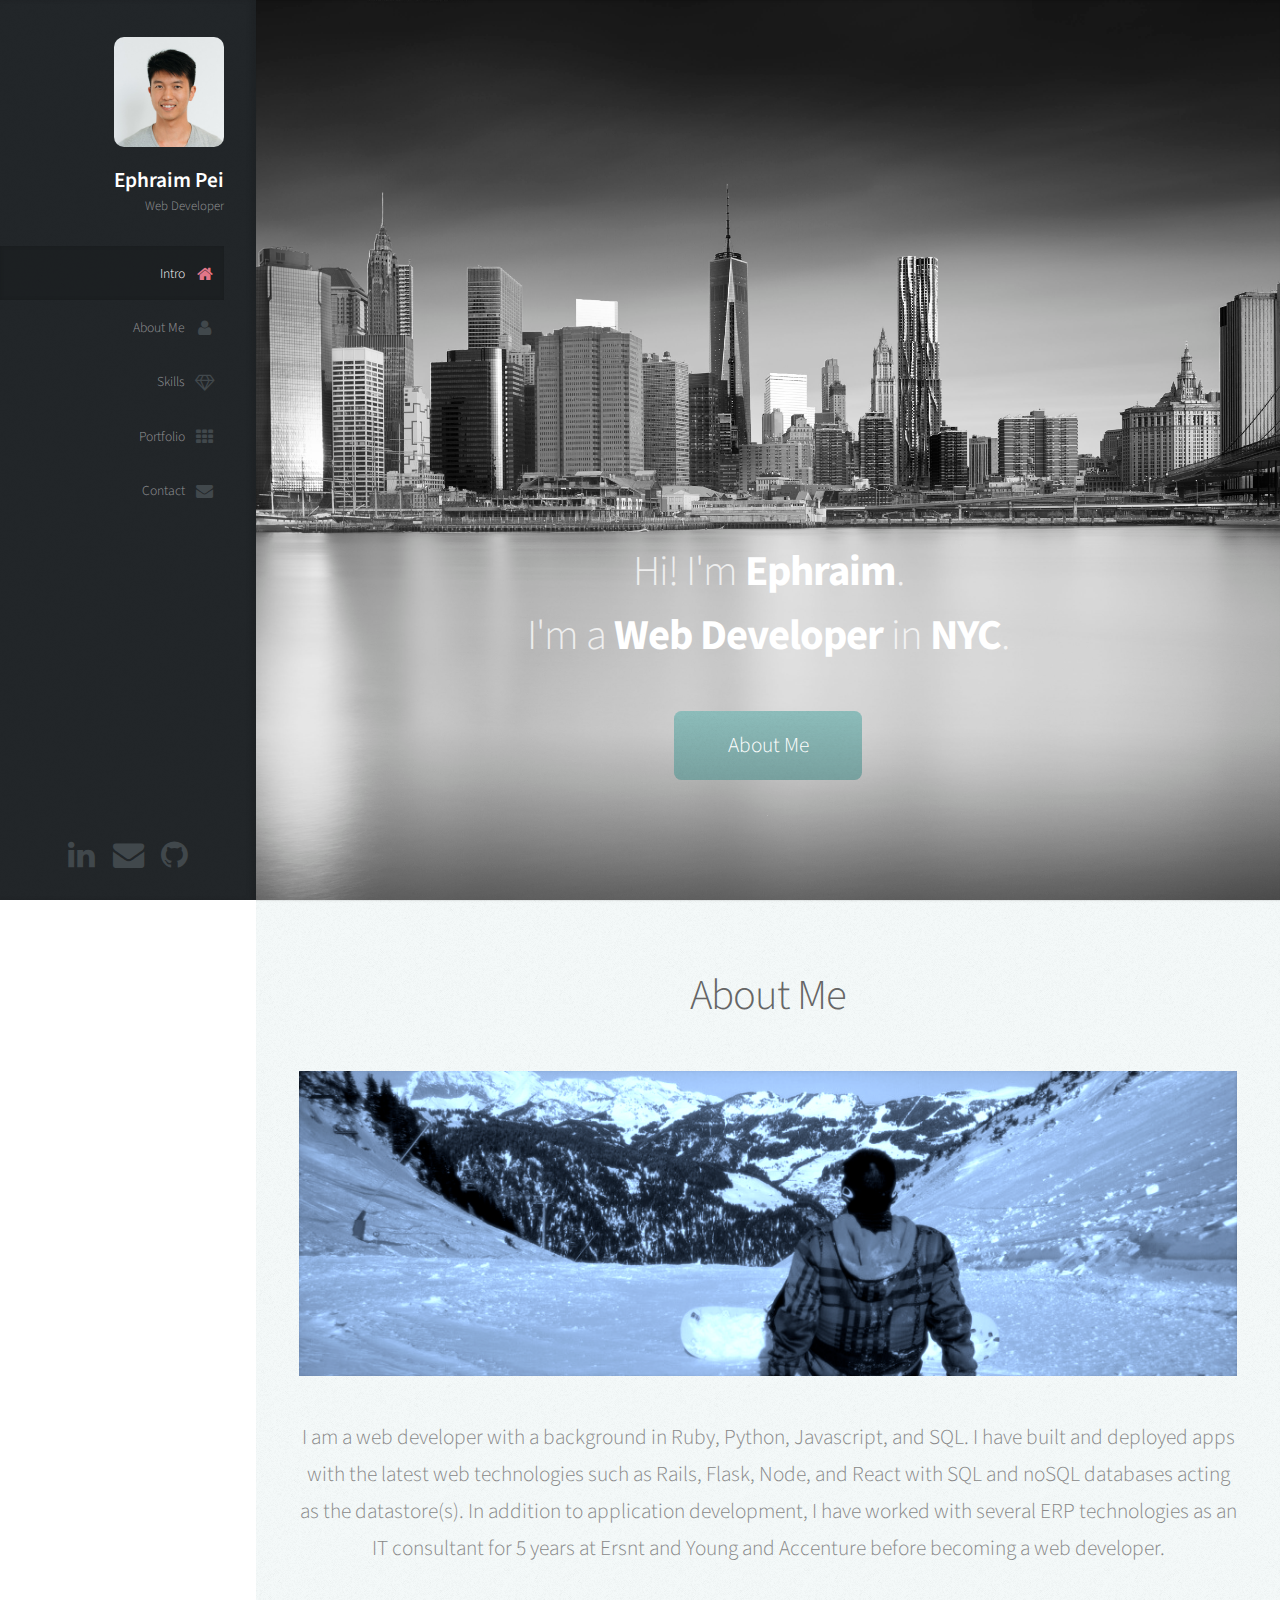
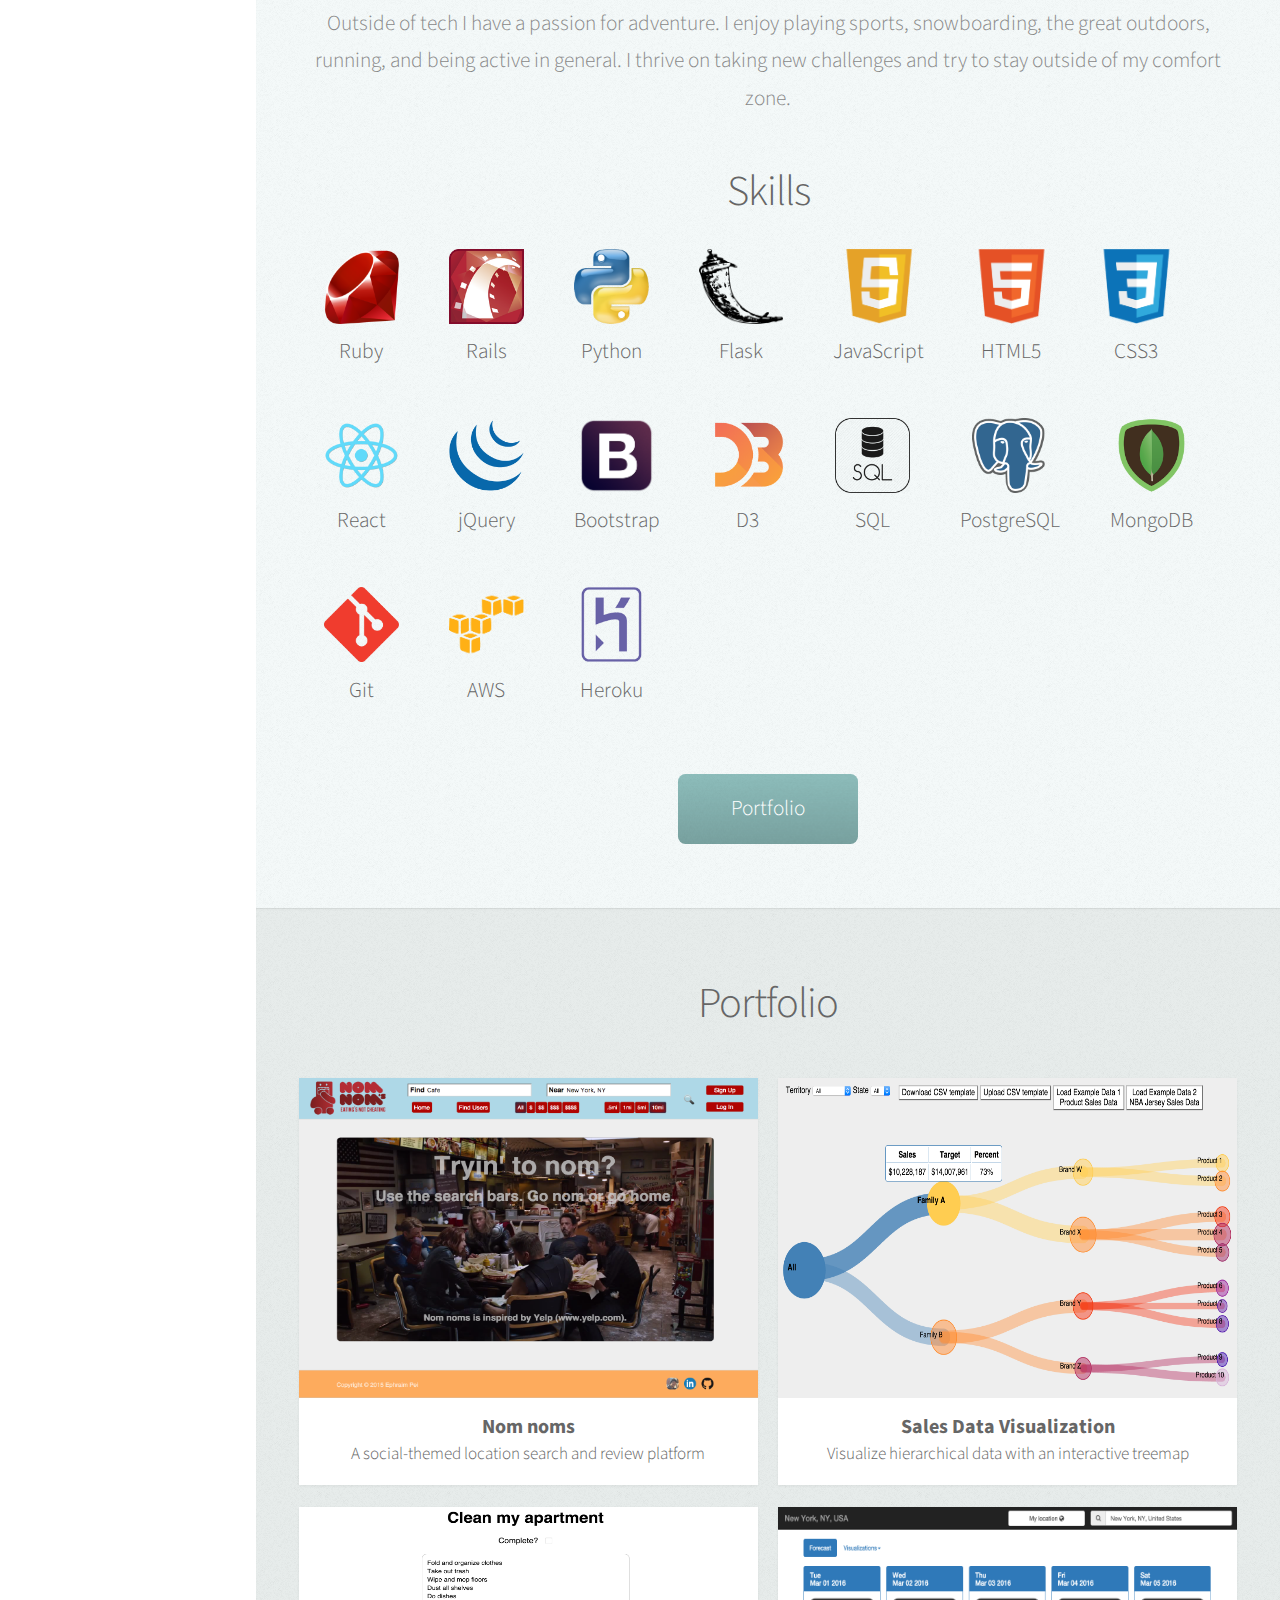
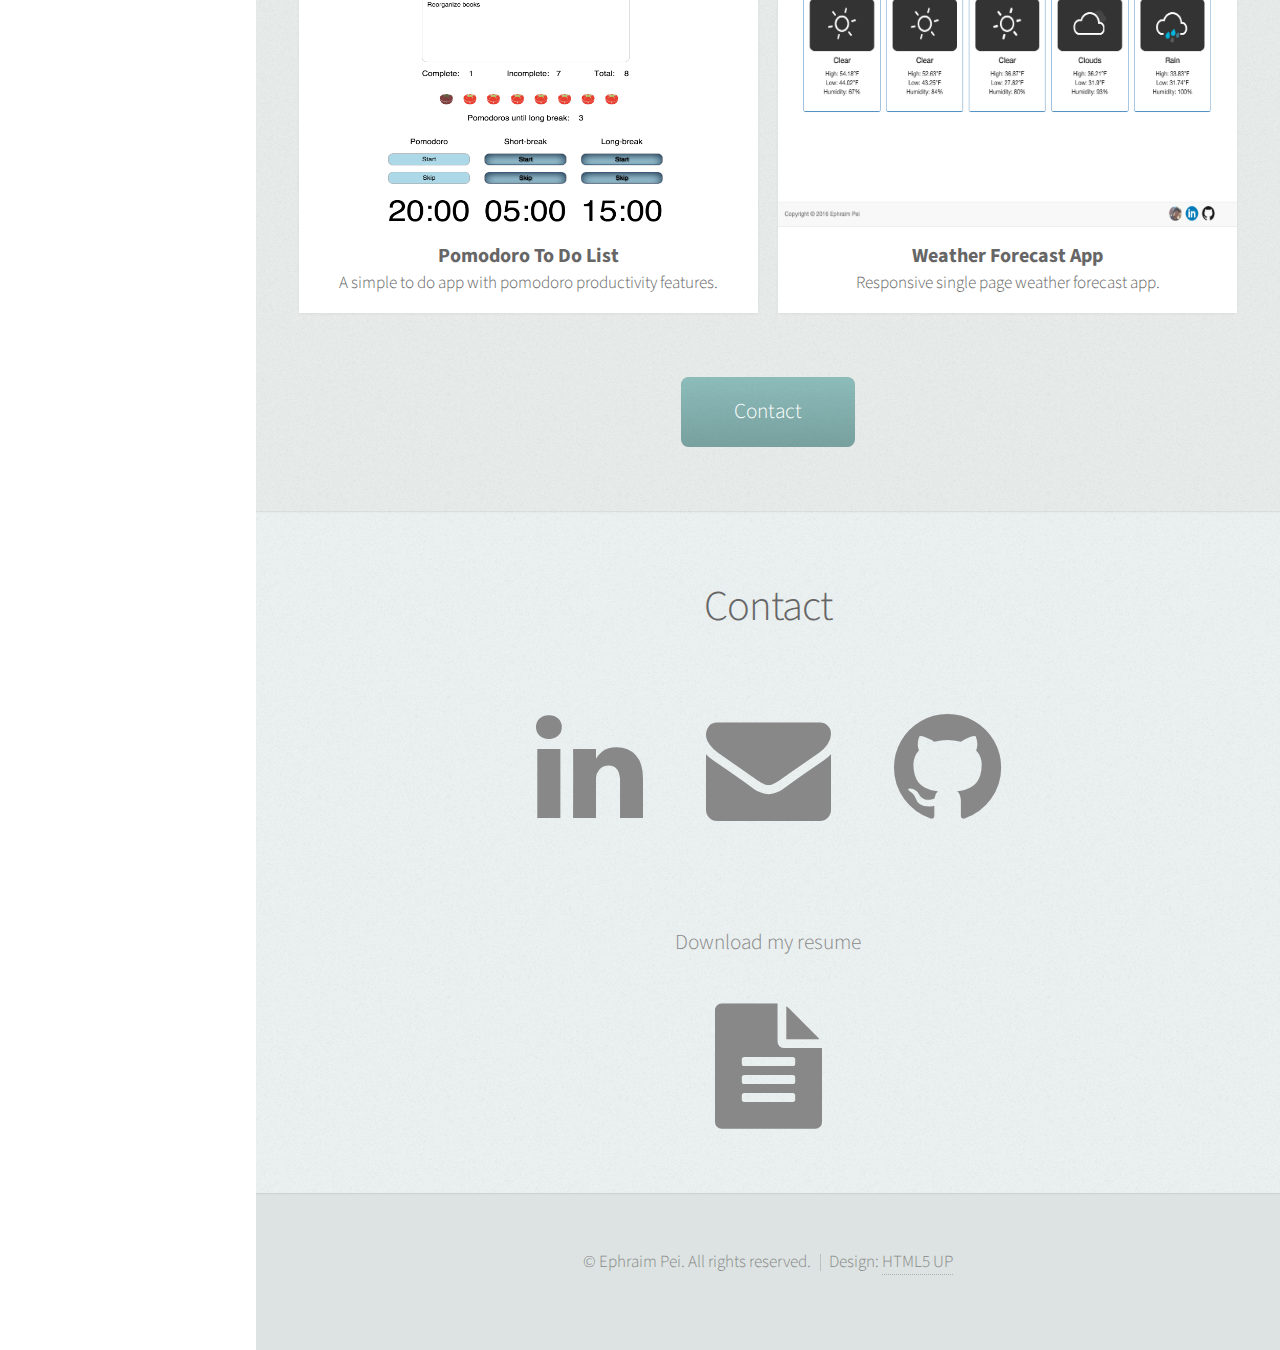
<file: index.html>
<!DOCTYPE HTML>
<!--
	Prologue by HTML5 UP
	html5up.net | @n33co
	Free for personal and commercial use under the CCA 3.0 license (html5up.net/license)
-->
<html>
	<head>
		<title>Ephraim Pei</title>
		<meta charset="utf-8" />
		<meta name="viewport" content="width=device-width, initial-scale=1" />
		<!--[if lte IE 8]><script src="assets/js/ie/html5shiv.js"></script><![endif]-->
		<link rel="stylesheet" href="assets/css/main.css" />
		<!--[if lte IE 8]><link rel="stylesheet" href="assets/css/ie8.css" /><![endif]-->
		<!--[if lte IE 9]><link rel="stylesheet" href="assets/css/ie9.css" /><![endif]-->
	</head>
	<body>

		<!-- Header -->
			<div id="header">

				<div class="top">

					<!-- Logo -->
						<div id="logo">
							<span class="image avatar48"><img src="images/avatar.jpg" alt="" /></span>
							<h1 id="title">Ephraim Pei</h1>
							<p>Web Developer</p>
						</div>

					<!-- Nav -->
						<nav id="nav">
							<!--

								Prologue's nav expects links in one of two formats:

								1. Hash link (scrolls to a different section within the page)

								   <li><a href="#foobar" id="foobar-link" class="icon fa-whatever-icon-you-want skel-layers-ignoreHref"><span class="label">Foobar</span></a></li>

								2. Standard link (sends the user to another page/site)

								   <li><a href="http://foobar.tld" id="foobar-link" class="icon fa-whatever-icon-you-want"><span class="label">Foobar</span></a></li>

							-->
							<ul>
								<li><a href="#top" id="top-link" class="skel-layers-ignoreHref"><span class="icon fa-home">Intro</span></a></li>
								<li><a href="#about" id="about-link" class="skel-layers-ignoreHref"><span class="icon fa-user">About Me</span></a></li>
								<li><a href="#skills" id="skills-link" class="skel-layers-ignoreHref"><span class="icon fa-diamond">Skills</span></a></li>
								<li><a href="#portfolio" id="portfolio-link" class="skel-layers-ignoreHref"><span class="icon fa-th">Portfolio</span></a></li>
								<li><a href="#contact" id="contact-link" class="skel-layers-ignoreHref"><span class="icon fa-envelope">Contact</span></a></li>
							</ul>
						</nav>

				</div>

				<div class="bottom">

					<!-- Social Icons -->
						<ul class="icons">
							<li><a href="https://www.linkedin.com/in/ephraimpei" class="icon fa-linkedin"><span class="label">LinkedIn</span></a></li>
							<li><a href="mailto:ephraimpei@gmail.com" class="icon fa-envelope"><span class="label">Email</span></a></li>
							<li><a href="https://github.com/ephraimpei" class="icon fa-github"><span class="label">Github</span></a></li>
						</ul>

				</div>

			</div>

		<!-- Main -->
			<div id="main">

				<!-- Intro -->
					<section id="top" class="one dark cover">
						<div class="container">

							<header>
								<h2 class="alt">Hi! I'm <strong>Ephraim</strong>.</h2>
								<h2 class="alt">I'm a <strong>Web Developer</strong> in <strong>NYC</strong>.</h2>
							</header>

							<footer>
								<a href="#about" class="button scrolly">About Me</a>
							</footer>

						</div>
					</section>

					<!-- About Me -->
						<section id="about" class="two">
							<div class="container">

								<header>
									<h2>About Me</h2>
								</header>

								<figure class="image featured"><img src="images/about_me.png" alt="" /></figure>

								<p>I am a web developer with a background in Ruby, Python, Javascript, and SQL.  I have built and deployed apps with the latest web technologies such as Rails, Flask, Node, and React with SQL and noSQL databases acting as the datastore(s). In addition to application development, I have worked with several ERP technologies as an IT consultant for 5 years at Ersnt and Young and Accenture before becoming a web developer.<br><br>

								Outside of tech I have a passion for adventure. I enjoy playing sports, snowboarding, the great outdoors, running, and being active in general. I thrive on taking new challenges and try to stay outside of my comfort zone.</p>

								<h2 id="skills">Skills</h2>

								<ul class="skills-icons group">
									<li>
										<img src="images/skills/ruby.png"/>
										<h3>Ruby</h3>
									</li>

									<li>
										<img src="images/skills/rails.png"/>
										<h3>Rails</h3>
									</li>

									<li>
										<img src="images/skills/python.png"/>
										<h3>Python</h3>
									</li>

									<li>
										<img src="images/skills/flask.png"/>
										<h3>Flask</h3>
									</li>

									<li>
										<img src="images/skills/javascript.png"/>
										<h3>JavaScript</h3>
									</li>

									<li>
										<img src="images/skills/html5.png"/>
										<h3>HTML5</h3>
									</li>

									<li>
										<img src="images/skills/css3.png"/>
										<h3>CSS3</h3>
									</li>

									<li>
										<img src="images/skills/react.png"/>
										<h3>React</h3>
									</li>

									<li>
										<img src="images/skills/jquery.png"/>
										<h3>jQuery</h3>
									</li>

									<li>
										<img src="images/skills/bootstrap.png"/>
										<h3>Bootstrap</h3>
									</li>

									<li>
										<img src="images/skills/d3.png"/>
										<h3>D3</h3>
									</li>

									<li>
										<img src="images/skills/sql.png"/>
										<h3>SQL</h3>
									</li>

									<li>
										<img src="images/skills/postgresql.png"/>
										<h3>PostgreSQL</h3>
									</li>

									<li>
										<img src="images/skills/mongodb.png"/>
										<h3>MongoDB</h3>
									</li>

									<li>
										<img src="images/skills/git.png"/>
										<h3>Git</h3>
									</li>

									<li>
										<img src="images/skills/aws.png"/>
										<h3>AWS</h3>
									</li>

									<li>
										<img src="images/skills/heroku.png"/>
										<h3>Heroku</h3>
									</li>
								</ul>
							</div>

							<footer>
								<a href="#portfolio" class="button scrolly">Portfolio</a>
							</footer>
						</section>

				<!-- Portfolio -->
					<section id="portfolio" class="four">
						<div class="container">

							<header>
								<h2>Portfolio</h2>
							</header>

							<div class="row">
								<div class="4u 12u$(mobile)">
									<article id="portfolio-app" class="item">
										<div class="portfolio-app-wrapper">

											<img class="image fit" src="images/nom-noms.jpg" alt=""/>

											<div class="portfolio-app-options">
												<a href="http://www.feed-the-noms.com" class="button">Live</a>
												<a href="https://github.com/ephraimpei/nom-noms" class="button">Github</a>
											</div>

										</div>

										<header>
											<h3>
												<a class="portfolio-app-link" href="http://www.feed-the-noms.com">Nom noms</a>
												<p>A social-themed location search and review platform</p>
											</h3>
										</header>
									</article>
								</div>

								<div class="4u 12u$(mobile)">
									<article id="portfolio-app" class="item">
										<div class="portfolio-app-wrapper">
											<img class="image fit" src="images/sales-data-viz.png" alt=""/>

											<div class="portfolio-app-options">
												<a href="https://sales-data-visualization.herokuapp.com" class="button">Live</a>
												<a href="https://github.com/ephraimpei/sales-data-visualization" class="button">Github</a>
											</div>
										</div>
										<header>
											<h3>
												<a class="portfolio-app-link" href="https://sales-data-visualization.herokuapp.com">Sales Data Visualization</a>
												<p>Visualize hierarchical data with an interactive treemap</p>
											</h3>
										</header>
									</article>
								</div>
							</div>

							<div class="row">
								<div class="4u 12u$(mobile)">
									<article id="portfolio-app" class="item">
										<div class="portfolio-app-wrapper">
											<img class="image fit" src="images/pomodoro.png" alt=""/>

											<div class="portfolio-app-options">
												<a href="http://pomodoro-to-do.herokuapp.com" class="button">Live</a>
												<a href="https://github.com/ephraimpei/pomodoro-to-do-app" class="button">Github</a>
											</div>
										</div>
										<header>
											<h3>
												<a class="portfolio-app-link" href="http://pomodoro-to-do.herokuapp.com">
													Pomodoro To Do List
												</a>
												<p>A simple to do app with pomodoro productivity features.</p>
											</h3>
										</header>
									</article>
								</div>

								<div class="4u 12u$(mobile)">
									<article id="portfolio-app" class="item">
										<div class="portfolio-app-wrapper">
											<img class="image fit" src="images/forecast-app.png" alt=""/>

											<div class="portfolio-app-options">
												<a href="http://ephraimpei-weather-forecast.herokuapp.com" class="button">Live</a>
												<a href="https://github.com/ephraimpei/weather-forecast" class="button">Github</a>
											</div>
										</div>
										<header>
											<h3>
												<a class="portfolio-app-link" href="http://ephraimpei-weather-forecast.herokuapp.com">
													Weather Forecast App
												</a>
												<p>Responsive single page weather forecast app.</p>
											</h3>
										</header>
									</article>
								</div>
							</div>

							<footer>
								<a href="#contact" class="button scrolly">Contact</a>
							</footer>

						</div>
					</section>

				<!-- Contact -->
					<section id="contact" class="three">
						<div class="container">

							<header>
								<h2>Contact</h2>
							</header>

							<ul class="icons">
								<li><a href="https://www.linkedin.com/in/ephraimpei" class="icon fa-linkedin"><span class="label">LinkedIn</span></a></li>
								<li><a href="mailto:ephraimpei@gmail.com" class="icon fa-envelope"><span class="label">Email</span></a></li>
								<li><a href="https://github.com/ephraimpei" class="icon fa-github"><span class="label">Github</span></a></li>
							</ul>

							<p>Download my resume</p>
							<a href="resume/EphraimPei-Resume.pdf" class="icon resume fa-file-text"></a>
						</div>
					</section>

			</div>

		<!-- Footer -->
			<div id="footer">

				<!-- Copyright -->
					<ul class="copyright">
						<li>&copy; Ephraim Pei. All rights reserved.</li><li>Design: <a href="http://html5up.net">HTML5 UP</a></li>
					</ul>

			</div>

		<!-- Scripts -->
			<script src="assets/js/jquery.min.js"></script>
			<script src="assets/js/jquery.scrolly.min.js"></script>
			<script src="assets/js/jquery.scrollzer.min.js"></script>
			<script src="assets/js/skel.min.js"></script>
			<script src="assets/js/util.js"></script>
			<!--[if lte IE 8]><script src="assets/js/ie/respond.min.js"></script><![endif]-->
			<script src="assets/js/main.js"></script>

	</body>
</html>
</file>
<file: assets/css/ie8.css>
/*
	Prologue by HTML5 UP
	html5up.net | @n33co
	Free for personal and commercial use under the CCA 3.0 license (html5up.net/license)
*/

/* Section/Article */

	section > .last-child, section.last-child, article > .last-child, article.last-child {
		margin-bottom: 0;
	}

/* Form */

	form input[type="text"],
	form input[type="email"],
	form input[type="password"],
	form select,
	form textarea {
		-ms-behavior: url("assets/js/ie/PIE.htc");
	}

/* Button */

	input[type="button"],
	input[type="submit"],
	input[type="reset"],
	button,
	.button {
		-ms-behavior: url("assets/js/ie/PIE.htc");
	}

/* Header */

	#nav ul li a {
		color: #888;
	}

		#nav ul li a.active {
			background: #1C2022;
		}

	#headerToggle .toggle {
		background-color: #888;
	}

/* Main */

	#main > section.cover {
		background-position: auto;
		-ms-behavior: url("assets/js/ie/backgroundsize.min.htc");
	}
</file>
<file: assets/css/ie9.css>
/*
	Prologue by HTML5 UP
	html5up.net | @n33co
	Free for personal and commercial use under the CCA 3.0 license (html5up.net/license)
*/

/* Button */

	input[type="button"],
	input[type="submit"],
	input[type="reset"],
	button,
	.button {
		background-image: url("images/ie/grad0-15.svg");
	}
</file>
<file: assets/css/main.css>
@import url("font-awesome.min.css");
@import url("http://fonts.googleapis.com/css?family=Source+Sans+Pro:300,300italic,400,600");

/*
	Prologue by HTML5 UP
	html5up.net | @n33co
	Free for personal and commercial use under the CCA 3.0 license (html5up.net/license)
*/

/* Reset */

	html, body, div, span, applet, object, iframe, h1, h2, h3, h4, h5, h6, p, blockquote, pre, a, abbr, acronym, address, big, cite, code, del, dfn, em, img, ins, kbd, q, s, samp, small, strike, strong, sub, sup, tt, var, b, u, i, center, dl, dt, dd, ol, ul, li, fieldset, form, label, legend, table, caption, tbody, tfoot, thead, tr, th, td, article, aside, canvas, details, embed, figure, figcaption, footer, header, hgroup, menu, nav, output, ruby, section, summary, time, mark, audio, video {
		margin: 0;
		padding: 0;
		border: 0;
		font-size: 100%;
		font: inherit;
		vertical-align: baseline;
	}

	article, aside, details, figcaption, figure, footer, header, hgroup, menu, nav, section {
		display: block;
	}

	body {
		line-height: 1;
	}

	ol, ul {
		list-style: none;
	}

	blockquote, q {
		quotes: none;
	}

	blockquote:before, blockquote:after, q:before, q:after {
		content: '';
		content: none;
	}

	table {
		border-collapse: collapse;
		border-spacing: 0;
	}

	body {
		-webkit-text-size-adjust: none;
	}

/* Box Model */

	*, *:before, *:after {
		-moz-box-sizing: border-box;
		-webkit-box-sizing: border-box;
		box-sizing: border-box;
	}

/* Containers */

	.container {
		margin-left: auto;
		margin-right: auto;
	}

	.container.\31 25\25 {
		width: 100%;
		max-width: 1750px;
		min-width: 1400px;
	}

	.container.\37 5\25 {
		width: 1050px;
	}

	.container.\35 0\25 {
		width: 700px;
	}

	.container.\32 5\25 {
		width: 350px;
	}

	.container {
		width: 1400px;
	}

	@media screen and (min-width: 961px) and (max-width: 1880px) {

		.container.\31 25\25 {
			width: 100%;
			max-width: 1500px;
			min-width: 1200px;
		}

		.container.\37 5\25 {
			width: 900px;
		}

		.container.\35 0\25 {
			width: 600px;
		}

		.container.\32 5\25 {
			width: 300px;
		}

		.container {
			width: 1200px;
		}

	}

	@media screen and (min-width: 961px) and (max-width: 1620px) {

		.container.\31 25\25 {
			width: 100%;
			max-width: 1200px;
			min-width: 960px;
		}

		.container.\37 5\25 {
			width: 720px;
		}

		.container.\35 0\25 {
			width: 480px;
		}

		.container.\32 5\25 {
			width: 240px;
		}

		.container {
			width: 960px;
		}

	}

	@media screen and (min-width: 961px) and (max-width: 1320px) {

		.container.\31 25\25 {
			width: 100%;
			max-width: 125%;
			min-width: 100%;
		}

		.container.\37 5\25 {
			width: 75%;
		}

		.container.\35 0\25 {
			width: 50%;
		}

		.container.\32 5\25 {
			width: 25%;
		}

		.container {
			width: 100%;
		}

	}

	@media screen and (max-width: 960px) {

		.container.\31 25\25 {
			width: 100%;
			max-width: 125%;
			min-width: 100%;
		}

		.container.\37 5\25 {
			width: 75%;
		}

		.container.\35 0\25 {
			width: 50%;
		}

		.container.\32 5\25 {
			width: 25%;
		}

		.container {
			width: 100%;
		}

	}

	@media screen and (max-width: 736px) {

		.container.\31 25\25 {
			width: 100%;
			max-width: 125%;
			min-width: 100%;
		}

		.container.\37 5\25 {
			width: 75%;
		}

		.container.\35 0\25 {
			width: 50%;
		}

		.container.\32 5\25 {
			width: 25%;
		}

		.container {
			width: 100% !important;
		}

	}

/* Grid */

	.row {
		border-bottom: solid 1px transparent;
		-moz-box-sizing: border-box;
		-webkit-box-sizing: border-box;
		box-sizing: border-box;
	}

	.row > * {
		float: left;
		-moz-box-sizing: border-box;
		-webkit-box-sizing: border-box;
		box-sizing: border-box;
	}

	.row:after, .row:before {
		content: '';
		display: block;
		clear: both;
		height: 0;
	}

	.row.uniform > * > :first-child {
		margin-top: 0;
	}

	.row.uniform > * > :last-child {
		margin-bottom: 0;
	}

	.row.\30 \25 > * {
		padding: 0px 0 0 0px;
	}

	.row.\30 \25 {
		margin: 0px 0 -1px 0px;
	}

	.row.uniform.\30 \25 > * {
		padding: 0px 0 0 0px;
	}

	.row.uniform.\30 \25 {
		margin: 0px 0 -1px 0px;
	}

	.row > * {
		padding: 40px 0 0 40px;
	}

	.row {
		margin: -40px 0 -1px -40px;
	}

	.row.uniform > * {
		padding: 40px 0 0 40px;
	}

	.row.uniform {
		margin: -40px 0 -1px -40px;
	}

	.row.\32 00\25 > * {
		padding: 80px 0 0 80px;
	}

	.row.\32 00\25 {
		margin: -80px 0 -1px -80px;
	}

	.row.uniform.\32 00\25 > * {
		padding: 80px 0 0 80px;
	}

	.row.uniform.\32 00\25 {
		margin: -80px 0 -1px -80px;
	}

	.row.\31 50\25 > * {
		padding: 60px 0 0 60px;
	}

	.row.\31 50\25 {
		margin: -60px 0 -1px -60px;
	}

	.row.uniform.\31 50\25 > * {
		padding: 60px 0 0 60px;
	}

	.row.uniform.\31 50\25 {
		margin: -60px 0 -1px -60px;
	}

	.row.\35 0\25 > * {
		padding: 20px 0 0 20px;
	}

	.row.\35 0\25 {
		margin: -20px 0 -1px -20px;
	}

	.row.uniform.\35 0\25 > * {
		padding: 20px 0 0 20px;
	}

	.row.uniform.\35 0\25 {
		margin: -20px 0 -1px -20px;
	}

	.row.\32 5\25 > * {
		padding: 10px 0 0 10px;
	}

	.row.\32 5\25 {
		margin: -10px 0 -1px -10px;
	}

	.row.uniform.\32 5\25 > * {
		padding: 10px 0 0 10px;
	}

	.row.uniform.\32 5\25 {
		margin: -10px 0 -1px -10px;
	}

	.\31 2u, .\31 2u\24 {
		width: 100%;
		clear: none;
		margin-left: 0;
	}

	.\31 1u, .\31 1u\24 {
		width: 91.6666666667%;
		clear: none;
		margin-left: 0;
	}

	.\31 0u, .\31 0u\24 {
		width: 83.3333333333%;
		clear: none;
		margin-left: 0;
	}

	.\39 u, .\39 u\24 {
		width: 75%;
		clear: none;
		margin-left: 0;
	}

	.\38 u, .\38 u\24 {
		width: 66.6666666667%;
		clear: none;
		margin-left: 0;
	}

	.\37 u, .\37 u\24 {
		width: 58.3333333333%;
		clear: none;
		margin-left: 0;
	}

	.\36 u, .\36 u\24 {
		width: 50%;
		clear: none;
		margin-left: 0;
	}

	.\35 u, .\35 u\24 {
		width: 41.6666666667%;
		clear: none;
		margin-left: 0;
	}

	.\34 u, .\34 u\24 {
		/*width: 33.3333333333%;*/
		width: 50%;
		clear: none;
		margin-left: 0;
	}

	.\33 u, .\33 u\24 {
		width: 25%;
		clear: none;
		margin-left: 0;
	}

	.\32 u, .\32 u\24 {
		width: 16.6666666667%;
		clear: none;
		margin-left: 0;
	}

	.\31 u, .\31 u\24 {
		width: 8.3333333333%;
		clear: none;
		margin-left: 0;
	}

	.\31 2u\24 + *,
	.\31 1u\24 + *,
	.\31 0u\24 + *,
	.\39 u\24 + *,
	.\38 u\24 + *,
	.\37 u\24 + *,
	.\36 u\24 + *,
	.\35 u\24 + *,
	.\34 u\24 + *,
	.\33 u\24 + *,
	.\32 u\24 + *,
	.\31 u\24 + * {
		clear: left;
	}

	.\-11u {
		margin-left: 91.66667%;
	}

	.\-10u {
		margin-left: 83.33333%;
	}

	.\-9u {
		margin-left: 75%;
	}

	.\-8u {
		margin-left: 66.66667%;
	}

	.\-7u {
		margin-left: 58.33333%;
	}

	.\-6u {
		margin-left: 50%;
	}

	.\-5u {
		margin-left: 41.66667%;
	}

	.\-4u {
		margin-left: 33.33333%;
	}

	.\-3u {
		margin-left: 25%;
	}

	.\-2u {
		margin-left: 16.66667%;
	}

	.\-1u {
		margin-left: 8.33333%;
	}

	@media screen and (min-width: 961px) and (max-width: 1880px) {

		.row > * {
			padding: 40px 0 0 40px;
		}

		.row {
			margin: -40px 0 -1px -40px;
		}

		.row.uniform > * {
			padding: 40px 0 0 40px;
		}

		.row.uniform {
			margin: -40px 0 -1px -40px;
		}

		.row.\32 00\25 > * {
			padding: 80px 0 0 80px;
		}

		.row.\32 00\25 {
			margin: -80px 0 -1px -80px;
		}

		.row.uniform.\32 00\25 > * {
			padding: 80px 0 0 80px;
		}

		.row.uniform.\32 00\25 {
			margin: -80px 0 -1px -80px;
		}

		.row.\31 50\25 > * {
			padding: 60px 0 0 60px;
		}

		.row.\31 50\25 {
			margin: -60px 0 -1px -60px;
		}

		.row.uniform.\31 50\25 > * {
			padding: 60px 0 0 60px;
		}

		.row.uniform.\31 50\25 {
			margin: -60px 0 -1px -60px;
		}

		.row.\35 0\25 > * {
			padding: 20px 0 0 20px;
		}

		.row.\35 0\25 {
			margin: -20px 0 -1px -20px;
		}

		.row.uniform.\35 0\25 > * {
			padding: 20px 0 0 20px;
		}

		.row.uniform.\35 0\25 {
			margin: -20px 0 -1px -20px;
		}

		.row.\32 5\25 > * {
			padding: 10px 0 0 10px;
		}

		.row.\32 5\25 {
			margin: -10px 0 -1px -10px;
		}

		.row.uniform.\32 5\25 > * {
			padding: 10px 0 0 10px;
		}

		.row.uniform.\32 5\25 {
			margin: -10px 0 -1px -10px;
		}

		.\31 2u\28wide\29, .\31 2u\24\28wide\29 {
			width: 100%;
			clear: none;
			margin-left: 0;
		}

		.\31 1u\28wide\29, .\31 1u\24\28wide\29 {
			width: 91.6666666667%;
			clear: none;
			margin-left: 0;
		}

		.\31 0u\28wide\29, .\31 0u\24\28wide\29 {
			width: 83.3333333333%;
			clear: none;
			margin-left: 0;
		}

		.\39 u\28wide\29, .\39 u\24\28wide\29 {
			width: 75%;
			clear: none;
			margin-left: 0;
		}

		.\38 u\28wide\29, .\38 u\24\28wide\29 {
			width: 66.6666666667%;
			clear: none;
			margin-left: 0;
		}

		.\37 u\28wide\29, .\37 u\24\28wide\29 {
			width: 58.3333333333%;
			clear: none;
			margin-left: 0;
		}

		.\36 u\28wide\29, .\36 u\24\28wide\29 {
			width: 50%;
			clear: none;
			margin-left: 0;
		}

		.\35 u\28wide\29, .\35 u\24\28wide\29 {
			width: 41.6666666667%;
			clear: none;
			margin-left: 0;
		}

		.\34 u\28wide\29, .\34 u\24\28wide\29 {
			width: 33.3333333333%;
			clear: none;
			margin-left: 0;
		}

		.\33 u\28wide\29, .\33 u\24\28wide\29 {
			width: 25%;
			clear: none;
			margin-left: 0;
		}

		.\32 u\28wide\29, .\32 u\24\28wide\29 {
			width: 16.6666666667%;
			clear: none;
			margin-left: 0;
		}

		.\31 u\28wide\29, .\31 u\24\28wide\29 {
			width: 8.3333333333%;
			clear: none;
			margin-left: 0;
		}

		.\31 2u\24\28wide\29 + *,
		.\31 1u\24\28wide\29 + *,
		.\31 0u\24\28wide\29 + *,
		.\39 u\24\28wide\29 + *,
		.\38 u\24\28wide\29 + *,
		.\37 u\24\28wide\29 + *,
		.\36 u\24\28wide\29 + *,
		.\35 u\24\28wide\29 + *,
		.\34 u\24\28wide\29 + *,
		.\33 u\24\28wide\29 + *,
		.\32 u\24\28wide\29 + *,
		.\31 u\24\28wide\29 + * {
			clear: left;
		}

		.\-11u\28wide\29 {
			margin-left: 91.66667%;
		}

		.\-10u\28wide\29 {
			margin-left: 83.33333%;
		}

		.\-9u\28wide\29 {
			margin-left: 75%;
		}

		.\-8u\28wide\29 {
			margin-left: 66.66667%;
		}

		.\-7u\28wide\29 {
			margin-left: 58.33333%;
		}

		.\-6u\28wide\29 {
			margin-left: 50%;
		}

		.\-5u\28wide\29 {
			margin-left: 41.66667%;
		}

		.\-4u\28wide\29 {
			margin-left: 33.33333%;
		}

		.\-3u\28wide\29 {
			margin-left: 25%;
		}

		.\-2u\28wide\29 {
			margin-left: 16.66667%;
		}

		.\-1u\28wide\29 {
			margin-left: 8.33333%;
		}

	}

	@media screen and (min-width: 961px) and (max-width: 1620px) {

		.row > * {
			padding: 40px 0 0 40px;
		}

		.row {
			margin: -40px 0 -1px -40px;
		}

		.row.uniform > * {
			padding: 40px 0 0 40px;
		}

		.row.uniform {
			margin: -40px 0 -1px -40px;
		}

		.row.\32 00\25 > * {
			padding: 80px 0 0 80px;
		}

		.row.\32 00\25 {
			margin: -80px 0 -1px -80px;
		}

		.row.uniform.\32 00\25 > * {
			padding: 80px 0 0 80px;
		}

		.row.uniform.\32 00\25 {
			margin: -80px 0 -1px -80px;
		}

		.row.\31 50\25 > * {
			padding: 60px 0 0 60px;
		}

		.row.\31 50\25 {
			margin: -60px 0 -1px -60px;
		}

		.row.uniform.\31 50\25 > * {
			padding: 60px 0 0 60px;
		}

		.row.uniform.\31 50\25 {
			margin: -60px 0 -1px -60px;
		}

		.row.\35 0\25 > * {
			padding: 20px 0 0 20px;
		}

		.row.\35 0\25 {
			margin: -20px 0 -1px -20px;
		}

		.row.uniform.\35 0\25 > * {
			padding: 20px 0 0 20px;
		}

		.row.uniform.\35 0\25 {
			margin: -20px 0 -1px -20px;
		}

		.row.\32 5\25 > * {
			padding: 10px 0 0 10px;
		}

		.row.\32 5\25 {
			margin: -10px 0 -1px -10px;
		}

		.row.uniform.\32 5\25 > * {
			padding: 10px 0 0 10px;
		}

		.row.uniform.\32 5\25 {
			margin: -10px 0 -1px -10px;
		}

		.\31 2u\28normal\29, .\31 2u\24\28normal\29 {
			width: 100%;
			clear: none;
			margin-left: 0;
		}

		.\31 1u\28normal\29, .\31 1u\24\28normal\29 {
			width: 91.6666666667%;
			clear: none;
			margin-left: 0;
		}

		.\31 0u\28normal\29, .\31 0u\24\28normal\29 {
			width: 83.3333333333%;
			clear: none;
			margin-left: 0;
		}

		.\39 u\28normal\29, .\39 u\24\28normal\29 {
			width: 75%;
			clear: none;
			margin-left: 0;
		}

		.\38 u\28normal\29, .\38 u\24\28normal\29 {
			width: 66.6666666667%;
			clear: none;
			margin-left: 0;
		}

		.\37 u\28normal\29, .\37 u\24\28normal\29 {
			width: 58.3333333333%;
			clear: none;
			margin-left: 0;
		}

		.\36 u\28normal\29, .\36 u\24\28normal\29 {
			width: 50%;
			clear: none;
			margin-left: 0;
		}

		.\35 u\28normal\29, .\35 u\24\28normal\29 {
			width: 41.6666666667%;
			clear: none;
			margin-left: 0;
		}

		.\34 u\28normal\29, .\34 u\24\28normal\29 {
			width: 33.3333333333%;
			clear: none;
			margin-left: 0;
		}

		.\33 u\28normal\29, .\33 u\24\28normal\29 {
			width: 25%;
			clear: none;
			margin-left: 0;
		}

		.\32 u\28normal\29, .\32 u\24\28normal\29 {
			width: 16.6666666667%;
			clear: none;
			margin-left: 0;
		}

		.\31 u\28normal\29, .\31 u\24\28normal\29 {
			width: 8.3333333333%;
			clear: none;
			margin-left: 0;
		}

		.\31 2u\24\28normal\29 + *,
		.\31 1u\24\28normal\29 + *,
		.\31 0u\24\28normal\29 + *,
		.\39 u\24\28normal\29 + *,
		.\38 u\24\28normal\29 + *,
		.\37 u\24\28normal\29 + *,
		.\36 u\24\28normal\29 + *,
		.\35 u\24\28normal\29 + *,
		.\34 u\24\28normal\29 + *,
		.\33 u\24\28normal\29 + *,
		.\32 u\24\28normal\29 + *,
		.\31 u\24\28normal\29 + * {
			clear: left;
		}

		.\-11u\28normal\29 {
			margin-left: 91.66667%;
		}

		.\-10u\28normal\29 {
			margin-left: 83.33333%;
		}

		.\-9u\28normal\29 {
			margin-left: 75%;
		}

		.\-8u\28normal\29 {
			margin-left: 66.66667%;
		}

		.\-7u\28normal\29 {
			margin-left: 58.33333%;
		}

		.\-6u\28normal\29 {
			margin-left: 50%;
		}

		.\-5u\28normal\29 {
			margin-left: 41.66667%;
		}

		.\-4u\28normal\29 {
			margin-left: 33.33333%;
		}

		.\-3u\28normal\29 {
			margin-left: 25%;
		}

		.\-2u\28normal\29 {
			margin-left: 16.66667%;
		}

		.\-1u\28normal\29 {
			margin-left: 8.33333%;
		}

	}

	@media screen and (min-width: 961px) and (max-width: 1320px) {

		.row > * {
			padding: 20px 0 0 20px;
		}

		.row {
			margin: -20px 0 -1px -20px;
		}

		.row.uniform > * {
			padding: 20px 0 0 20px;
		}

		.row.uniform {
			margin: -20px 0 -1px -20px;
		}

		.row.\32 00\25 > * {
			padding: 40px 0 0 40px;
		}

		.row.\32 00\25 {
			margin: -40px 0 -1px -40px;
		}

		.row.uniform.\32 00\25 > * {
			padding: 40px 0 0 40px;
		}

		.row.uniform.\32 00\25 {
			margin: -40px 0 -1px -40px;
		}

		.row.\31 50\25 > * {
			padding: 30px 0 0 30px;
		}

		.row.\31 50\25 {
			margin: -30px 0 -1px -30px;
		}

		.row.uniform.\31 50\25 > * {
			padding: 30px 0 0 30px;
		}

		.row.uniform.\31 50\25 {
			margin: -30px 0 -1px -30px;
		}

		.row.\35 0\25 > * {
			padding: 10px 0 0 10px;
		}

		.row.\35 0\25 {
			margin: -10px 0 -1px -10px;
		}

		.row.uniform.\35 0\25 > * {
			padding: 10px 0 0 10px;
		}

		.row.uniform.\35 0\25 {
			margin: -10px 0 -1px -10px;
		}

		.row.\32 5\25 > * {
			padding: 5px 0 0 5px;
		}

		.row.\32 5\25 {
			margin: -5px 0 -1px -5px;
		}

		.row.uniform.\32 5\25 > * {
			padding: 5px 0 0 5px;
		}

		.row.uniform.\32 5\25 {
			margin: -5px 0 -1px -5px;
		}

		.\31 2u\28narrow\29, .\31 2u\24\28narrow\29 {
			width: 100%;
			clear: none;
			margin-left: 0;
		}

		.\31 1u\28narrow\29, .\31 1u\24\28narrow\29 {
			width: 91.6666666667%;
			clear: none;
			margin-left: 0;
		}

		.\31 0u\28narrow\29, .\31 0u\24\28narrow\29 {
			width: 83.3333333333%;
			clear: none;
			margin-left: 0;
		}

		.\39 u\28narrow\29, .\39 u\24\28narrow\29 {
			width: 75%;
			clear: none;
			margin-left: 0;
		}

		.\38 u\28narrow\29, .\38 u\24\28narrow\29 {
			width: 66.6666666667%;
			clear: none;
			margin-left: 0;
		}

		.\37 u\28narrow\29, .\37 u\24\28narrow\29 {
			width: 58.3333333333%;
			clear: none;
			margin-left: 0;
		}

		.\36 u\28narrow\29, .\36 u\24\28narrow\29 {
			width: 50%;
			clear: none;
			margin-left: 0;
		}

		.\35 u\28narrow\29, .\35 u\24\28narrow\29 {
			width: 41.6666666667%;
			clear: none;
			margin-left: 0;
		}

		.\34 u\28narrow\29, .\34 u\24\28narrow\29 {
			width: 33.3333333333%;
			clear: none;
			margin-left: 0;
		}

		.\33 u\28narrow\29, .\33 u\24\28narrow\29 {
			width: 25%;
			clear: none;
			margin-left: 0;
		}

		.\32 u\28narrow\29, .\32 u\24\28narrow\29 {
			width: 16.6666666667%;
			clear: none;
			margin-left: 0;
		}

		.\31 u\28narrow\29, .\31 u\24\28narrow\29 {
			width: 8.3333333333%;
			clear: none;
			margin-left: 0;
		}

		.\31 2u\24\28narrow\29 + *,
		.\31 1u\24\28narrow\29 + *,
		.\31 0u\24\28narrow\29 + *,
		.\39 u\24\28narrow\29 + *,
		.\38 u\24\28narrow\29 + *,
		.\37 u\24\28narrow\29 + *,
		.\36 u\24\28narrow\29 + *,
		.\35 u\24\28narrow\29 + *,
		.\34 u\24\28narrow\29 + *,
		.\33 u\24\28narrow\29 + *,
		.\32 u\24\28narrow\29 + *,
		.\31 u\24\28narrow\29 + * {
			clear: left;
		}

		.\-11u\28narrow\29 {
			margin-left: 91.66667%;
		}

		.\-10u\28narrow\29 {
			margin-left: 83.33333%;
		}

		.\-9u\28narrow\29 {
			margin-left: 75%;
		}

		.\-8u\28narrow\29 {
			margin-left: 66.66667%;
		}

		.\-7u\28narrow\29 {
			margin-left: 58.33333%;
		}

		.\-6u\28narrow\29 {
			margin-left: 50%;
		}

		.\-5u\28narrow\29 {
			margin-left: 41.66667%;
		}

		.\-4u\28narrow\29 {
			margin-left: 33.33333%;
		}

		.\-3u\28narrow\29 {
			margin-left: 25%;
		}

		.\-2u\28narrow\29 {
			margin-left: 16.66667%;
		}

		.\-1u\28narrow\29 {
			margin-left: 8.33333%;
		}

	}

	@media screen and (max-width: 960px) {

		.row > * {
			padding: 20px 0 0 20px;
		}

		.row {
			margin: -20px 0 -1px -20px;
		}

		.row.uniform > * {
			padding: 20px 0 0 20px;
		}

		.row.uniform {
			margin: -20px 0 -1px -20px;
		}

		.row.\32 00\25 > * {
			padding: 40px 0 0 40px;
		}

		.row.\32 00\25 {
			margin: -40px 0 -1px -40px;
		}

		.row.uniform.\32 00\25 > * {
			padding: 40px 0 0 40px;
		}

		.row.uniform.\32 00\25 {
			margin: -40px 0 -1px -40px;
		}

		.row.\31 50\25 > * {
			padding: 30px 0 0 30px;
		}

		.row.\31 50\25 {
			margin: -30px 0 -1px -30px;
		}

		.row.uniform.\31 50\25 > * {
			padding: 30px 0 0 30px;
		}

		.row.uniform.\31 50\25 {
			margin: -30px 0 -1px -30px;
		}

		.row.\35 0\25 > * {
			padding: 10px 0 0 10px;
		}

		.row.\35 0\25 {
			margin: -10px 0 -1px -10px;
		}

		.row.uniform.\35 0\25 > * {
			padding: 10px 0 0 10px;
		}

		.row.uniform.\35 0\25 {
			margin: -10px 0 -1px -10px;
		}

		.row.\32 5\25 > * {
			padding: 5px 0 0 5px;
		}

		.row.\32 5\25 {
			margin: -5px 0 -1px -5px;
		}

		.row.uniform.\32 5\25 > * {
			padding: 5px 0 0 5px;
		}

		.row.uniform.\32 5\25 {
			margin: -5px 0 -1px -5px;
		}

		.\31 2u\28narrower\29, .\31 2u\24\28narrower\29 {
			width: 100%;
			clear: none;
			margin-left: 0;
		}

		.\31 1u\28narrower\29, .\31 1u\24\28narrower\29 {
			width: 91.6666666667%;
			clear: none;
			margin-left: 0;
		}

		.\31 0u\28narrower\29, .\31 0u\24\28narrower\29 {
			width: 83.3333333333%;
			clear: none;
			margin-left: 0;
		}

		.\39 u\28narrower\29, .\39 u\24\28narrower\29 {
			width: 75%;
			clear: none;
			margin-left: 0;
		}

		.\38 u\28narrower\29, .\38 u\24\28narrower\29 {
			width: 66.6666666667%;
			clear: none;
			margin-left: 0;
		}

		.\37 u\28narrower\29, .\37 u\24\28narrower\29 {
			width: 58.3333333333%;
			clear: none;
			margin-left: 0;
		}

		.\36 u\28narrower\29, .\36 u\24\28narrower\29 {
			width: 50%;
			clear: none;
			margin-left: 0;
		}

		.\35 u\28narrower\29, .\35 u\24\28narrower\29 {
			width: 41.6666666667%;
			clear: none;
			margin-left: 0;
		}

		.\34 u\28narrower\29, .\34 u\24\28narrower\29 {
			width: 33.3333333333%;
			clear: none;
			margin-left: 0;
		}

		.\33 u\28narrower\29, .\33 u\24\28narrower\29 {
			width: 25%;
			clear: none;
			margin-left: 0;
		}

		.\32 u\28narrower\29, .\32 u\24\28narrower\29 {
			width: 16.6666666667%;
			clear: none;
			margin-left: 0;
		}

		.\31 u\28narrower\29, .\31 u\24\28narrower\29 {
			width: 8.3333333333%;
			clear: none;
			margin-left: 0;
		}

		.\31 2u\24\28narrower\29 + *,
		.\31 1u\24\28narrower\29 + *,
		.\31 0u\24\28narrower\29 + *,
		.\39 u\24\28narrower\29 + *,
		.\38 u\24\28narrower\29 + *,
		.\37 u\24\28narrower\29 + *,
		.\36 u\24\28narrower\29 + *,
		.\35 u\24\28narrower\29 + *,
		.\34 u\24\28narrower\29 + *,
		.\33 u\24\28narrower\29 + *,
		.\32 u\24\28narrower\29 + *,
		.\31 u\24\28narrower\29 + * {
			clear: left;
		}

		.\-11u\28narrower\29 {
			margin-left: 91.66667%;
		}

		.\-10u\28narrower\29 {
			margin-left: 83.33333%;
		}

		.\-9u\28narrower\29 {
			margin-left: 75%;
		}

		.\-8u\28narrower\29 {
			margin-left: 66.66667%;
		}

		.\-7u\28narrower\29 {
			margin-left: 58.33333%;
		}

		.\-6u\28narrower\29 {
			margin-left: 50%;
		}

		.\-5u\28narrower\29 {
			margin-left: 41.66667%;
		}

		.\-4u\28narrower\29 {
			margin-left: 33.33333%;
		}

		.\-3u\28narrower\29 {
			margin-left: 25%;
		}

		.\-2u\28narrower\29 {
			margin-left: 16.66667%;
		}

		.\-1u\28narrower\29 {
			margin-left: 8.33333%;
		}

	}

	@media screen and (max-width: 736px) {

		.row > * {
			padding: 20px 0 0 20px;
		}

		.row {
			margin: -20px 0 -1px -20px;
		}

		.row.uniform > * {
			padding: 20px 0 0 20px;
		}

		.row.uniform {
			margin: -20px 0 -1px -20px;
		}

		.row.\32 00\25 > * {
			padding: 40px 0 0 40px;
		}

		.row.\32 00\25 {
			margin: -40px 0 -1px -40px;
		}

		.row.uniform.\32 00\25 > * {
			padding: 40px 0 0 40px;
		}

		.row.uniform.\32 00\25 {
			margin: -40px 0 -1px -40px;
		}

		.row.\31 50\25 > * {
			padding: 30px 0 0 30px;
		}

		.row.\31 50\25 {
			margin: -30px 0 -1px -30px;
		}

		.row.uniform.\31 50\25 > * {
			padding: 30px 0 0 30px;
		}

		.row.uniform.\31 50\25 {
			margin: -30px 0 -1px -30px;
		}

		.row.\35 0\25 > * {
			padding: 10px 0 0 10px;
		}

		.row.\35 0\25 {
			margin: -10px 0 -1px -10px;
		}

		.row.uniform.\35 0\25 > * {
			padding: 10px 0 0 10px;
		}

		.row.uniform.\35 0\25 {
			margin: -10px 0 -1px -10px;
		}

		.row.\32 5\25 > * {
			padding: 5px 0 0 5px;
		}

		.row.\32 5\25 {
			margin: -5px 0 -1px -5px;
		}

		.row.uniform.\32 5\25 > * {
			padding: 5px 0 0 5px;
		}

		.row.uniform.\32 5\25 {
			margin: -5px 0 -1px -5px;
		}

		.\31 2u\28mobile\29, .\31 2u\24\28mobile\29 {
			width: 100%;
			clear: none;
			margin-left: 0;
		}

		.\31 1u\28mobile\29, .\31 1u\24\28mobile\29 {
			width: 91.6666666667%;
			clear: none;
			margin-left: 0;
		}

		.\31 0u\28mobile\29, .\31 0u\24\28mobile\29 {
			width: 83.3333333333%;
			clear: none;
			margin-left: 0;
		}

		.\39 u\28mobile\29, .\39 u\24\28mobile\29 {
			width: 75%;
			clear: none;
			margin-left: 0;
		}

		.\38 u\28mobile\29, .\38 u\24\28mobile\29 {
			width: 66.6666666667%;
			clear: none;
			margin-left: 0;
		}

		.\37 u\28mobile\29, .\37 u\24\28mobile\29 {
			width: 58.3333333333%;
			clear: none;
			margin-left: 0;
		}

		.\36 u\28mobile\29, .\36 u\24\28mobile\29 {
			width: 50%;
			clear: none;
			margin-left: 0;
		}

		.\35 u\28mobile\29, .\35 u\24\28mobile\29 {
			width: 41.6666666667%;
			clear: none;
			margin-left: 0;
		}

		.\34 u\28mobile\29, .\34 u\24\28mobile\29 {
			width: 33.3333333333%;
			clear: none;
			margin-left: 0;
		}

		.\33 u\28mobile\29, .\33 u\24\28mobile\29 {
			width: 25%;
			clear: none;
			margin-left: 0;
		}

		.\32 u\28mobile\29, .\32 u\24\28mobile\29 {
			width: 16.6666666667%;
			clear: none;
			margin-left: 0;
		}

		.\31 u\28mobile\29, .\31 u\24\28mobile\29 {
			width: 8.3333333333%;
			clear: none;
			margin-left: 0;
		}

		.\31 2u\24\28mobile\29 + *,
		.\31 1u\24\28mobile\29 + *,
		.\31 0u\24\28mobile\29 + *,
		.\39 u\24\28mobile\29 + *,
		.\38 u\24\28mobile\29 + *,
		.\37 u\24\28mobile\29 + *,
		.\36 u\24\28mobile\29 + *,
		.\35 u\24\28mobile\29 + *,
		.\34 u\24\28mobile\29 + *,
		.\33 u\24\28mobile\29 + *,
		.\32 u\24\28mobile\29 + *,
		.\31 u\24\28mobile\29 + * {
			clear: left;
		}

		.\-11u\28mobile\29 {
			margin-left: 91.66667%;
		}

		.\-10u\28mobile\29 {
			margin-left: 83.33333%;
		}

		.\-9u\28mobile\29 {
			margin-left: 75%;
		}

		.\-8u\28mobile\29 {
			margin-left: 66.66667%;
		}

		.\-7u\28mobile\29 {
			margin-left: 58.33333%;
		}

		.\-6u\28mobile\29 {
			margin-left: 50%;
		}

		.\-5u\28mobile\29 {
			margin-left: 41.66667%;
		}

		.\-4u\28mobile\29 {
			margin-left: 33.33333%;
		}

		.\-3u\28mobile\29 {
			margin-left: 25%;
		}

		.\-2u\28mobile\29 {
			margin-left: 16.66667%;
		}

		.\-1u\28mobile\29 {
			margin-left: 8.33333%;
		}

	}

/* Basic */

	body {
		background: #fff;
		font-family: 'Source Sans Pro', sans-serif;
		font-size: 19pt;
		font-weight: 300;
		line-height: 1.75em;
		color: #888;
	}

		body.is-loading * {
			-moz-transition: none !important;
			-webkit-transition: none !important;
			-ms-transition: none !important;
			transition: none !important;
			-moz-animation: none !important;
			-webkit-animation: none !important;
			-ms-animation: none !important;
			animation: none !important;
		}

	input, textarea, select {
		font-family: 'Source Sans Pro', sans-serif;
		font-size: 19pt;
		font-weight: 300;
		line-height: 1.75em;
		color: #888;
	}

	h1, h2, h3, h4, h5, h6 {
		font-weight: 300;
		color: #666;
		line-height: 1.5em;
	}

	h1 a, h2 a, h3 a, h4 a, h5 a, h6 a {
		color: inherit;
		text-decoration: none;
	}

		h1 a strong, h2 a strong, h3 a strong, h4 a strong, h5 a strong, h6 a strong {
			color: #333;
		}

	h2 {
		font-size: 2em;
		letter-spacing: -1px;
	}

		h2.alt {
			color: #888;
		}

			h2.alt strong {
				color: #666;
				font-weight: bold;
			}

	h3 {
		font-size: 1.5em;
	}

	header {
		margin: 0 0 2em 0;
	}

		header > p {
			margin: 1em 0 0 0;
		}

	footer {
		margin: 2em 0 0 0;
	}

	strong, b {
		font-weight: 300;
		color: #666;
	}

	em, i {
		font-style: italic;
	}

	a {
		text-decoration: none;
		color: inherit;
		border-bottom: dotted 1px rgba(128, 128, 128, 0.5);
		-moz-transition: color 0.35s ease-in-out, border-bottom-color 0.35s ease-in-out;
		-webkit-transition: color 0.35s ease-in-out, border-bottom-color 0.35s ease-in-out;
		-ms-transition: color 0.35s ease-in-out, border-bottom-color 0.35s ease-in-out;
		transition: color 0.35s ease-in-out, border-bottom-color 0.35s ease-in-out;
		outline: 0;
	}

		a:hover {
			color: #E27689;
			border-bottom-color: rgba(255, 255, 255, 0);
		}

	sub {
		position: relative;
		top: 0.5em;
		font-size: 0.8em;
	}

	sup {
		position: relative;
		top: -0.5em;
		font-size: 0.8em;
	}

	hr {
		border: 0;
		border-top: solid 1px #ddd;
	}

	blockquote {
		border-left: solid 0.5em #ddd;
		padding: 1em 0 1em 2em;
		font-style: italic;
	}

	p, ul, ol, dl, table {
		margin-bottom: 2em;
	}

	br.clear {
		clear: both;
	}

/* Sections/Article */

	section, article {
		margin-bottom: 3em;
	}

		section > :last-child,
		section > .container, section:last-child, article > :last-child,
		article > .container, article:last-child {
			margin-bottom: 0;
		}

		.row > section, .row > article {
			margin-bottom: 0;
		}

/* Image */

	.image {
		display: inline-block;
		border: 0;
	}

		.image img {
			display: block;
			width: 100%;
		}

		.image.avatar48 {
			width: 110px;
			height: auto;
			background: #f00;
			border-radius: 10px;
			overflow: hidden;
		}

			.image.avatar48 img {
				width: 110px;
				height: auto;
			}

		.image.fit {
			display: block;
			width: 100%;
		}

		.image.featured {
			display: block;
			width: 100%;
			margin: 0 0 2em 0;
		}

		.image.left {
			float: left;
			margin: 0 2em 2em 0;
		}

		.image.centered {
			display: block;
			margin: 0 0 2em 0;
		}

			.image.centered img {
				margin: 0 auto;
				width: auto;
			}

/* List */

	ul.default {
		list-style: disc;
		padding-left: 1em;
	}

		ul.default li {
			padding-left: 0.5em;
		}

	ul.icons {
		cursor: default;
	}

		ul.icons li {
			display: inline-block;
		}

		ul.icons a {
			display: inline-block;
			width: 2em;
			height: 2em;
			line-height: 2em;
			text-align: center;
			border: 0;
			font-size: 25px;
		}

	ol.default {
		list-style: decimal;
		padding-left: 1.25em;
	}

		ol.default li {
			padding-left: 0.25em;
		}

/* Form */

	form label {
		display: block;
		text-align: left;
		margin-bottom: 0.5em;
	}

	form input[type="text"],
	form input[type="email"],
	form input[type="password"],
	form select,
	form textarea {
		position: relative;
		-webkit-appearance: none;
		display: block;
		border: 0;
		outline: 0;
		background: #fff;
		background: rgba(255, 255, 255, 0.75);
		width: 100%;
		border-radius: 0.35em;
		padding: 0.75em 1em 0.75em 1em;
		box-shadow: inset 0 0.1em 0.1em 0 rgba(0, 0, 0, 0.05);
		border: solid 1px rgba(0, 0, 0, 0.15);
		-moz-transition: all 0.35s ease-in-out;
		-webkit-transition: all 0.35s ease-in-out;
		-ms-transition: all 0.35s ease-in-out;
		transition: all 0.35s ease-in-out;
	}

		form input[type="text"]:focus,
		form input[type="email"]:focus,
		form input[type="password"]:focus,
		form select:focus,
		form textarea:focus {
			box-shadow: 0 0 2px 1px #8ebebc;
			background: #fff;
		}

	form input[type="text"],
	form input[type="email"],
	form input[type="password"],
	form select {
		line-height: 1.25em;
	}

	form textarea {
		min-height: 14em;
	}

	form .formerize-placeholder {
		color: #555 !important;
	}

	form ::-webkit-input-placeholder {
		color: #555 !important;
	}

	form :-moz-placeholder {
		color: #555 !important;
	}

	form ::-moz-placeholder {
		color: #555 !important;
	}

	form :-ms-input-placeholder {
		color: #555 !important;
	}

	form ::-moz-focus-inner {
		border: 0;
	}

/* Table */

	table {
		width: 100%;
	}

		table.default {
			width: 100%;
			text-align: left;
		}

			table.default tbody tr:nth-child(2n+2) {
				background: #f4f4f4;
			}

			table.default td {
				padding: 0.5em 1em 0.5em 1em;
			}

			table.default th {
				text-align: left;
				padding: 0.5em 1em 0.5em 1em;
				color: #fff;
				background: #222729 url("images/overlay.png");
			}

			table.default thead {
				background: #444;
				color: #fff;
			}

			table.default tfoot {
				background: #eee;
			}

/* Button */

	input[type="button"],
	input[type="submit"],
	input[type="reset"],
	button,
	.button {
		position: relative;
		display: inline-block;
		border-radius: 0.35em;
		color: #fff !important;
		text-decoration: none;
		padding: 0.75em 2.5em 0.75em 2.5em;
		background-color: #8ebebc;
		border: 0;
		cursor: pointer;
		background-image: -moz-linear-gradient(top, rgba(0, 0, 0, 0), rgba(0, 0, 0, 0.15)), url("images/overlay.png");
		background-image: -webkit-linear-gradient(top, rgba(0, 0, 0, 0), rgba(0, 0, 0, 0.15)), url("images/overlay.png");
		background-image: -ms-linear-gradient(top, rgba(0, 0, 0, 0), rgba(0, 0, 0, 0.15)), url("images/overlay.png");
		background-image: linear-gradient(top, rgba(0, 0, 0, 0), rgba(0, 0, 0, 0.15)), url("images/overlay.png");
		-moz-transition: background-color 0.35s ease-in-out;
		-webkit-transition: background-color 0.35s ease-in-out;
		-ms-transition: background-color 0.35s ease-in-out;
		transition: background-color 0.35s ease-in-out;
	}

		input[type="button"]:hover,
		input[type="submit"]:hover,
		input[type="reset"]:hover,
		button:hover,
		.button:hover {
			background-color: #9ececc;
		}

		input[type="button"]:active,
		input[type="submit"]:active,
		input[type="reset"]:active,
		button:active,
		.button:active {
			background-color: #7eaeac;
		}

/* Item */

	.item {
		box-shadow: 0 0.05em 0.15em 0 rgba(0, 0, 0, 0.05);
		margin-bottom: 40px;
	}

		.item header {
			background: #fff;
			margin: 0;
			/*padding: 1em 0 1em 0;*/
			padding: 1em;
			font-size: 0.8em;
		}

			.item header h3 {
				font-size: 1em;
			}

/* Icons */

	.icon {
		text-decoration: none;
	}

		.icon:before {
			display: inline-block;
			font-family: FontAwesome;
			font-size: 1.25em;
			text-decoration: none;
			font-style: normal;
			font-weight: normal;
			line-height: 1;
			-webkit-font-smoothing: antialiased;
			-moz-osx-font-smoothing: grayscale;
		}

		.icon > .label {
			display: none;
		}

/* Header */

	#header {
		position: fixed;
		top: 0;
		left: 0;
		width: 250px;
		height: 100%;
		color: #fff;
		background: #222629 url("images/overlay.png");
		box-shadow: inset -0.25em 0 0.25em 0 rgba(0, 0, 0, 0.1);
		text-align: right;
	}

		#header .top {
			position: absolute;
			left: 0;
			top: 0;
			width: 100%;
		}

		#header .bottom {
			position: absolute;
			left: 0;
			bottom: 0;
			width: 100%;
		}

		#header .icons {
			font-size: 0.8em;
			margin: 0 0 1em 0;
			text-align: center;
		}

			#header .icons a {
				color: #41484c;
				-moz-transition: color 0.35s ease-in-out;
				-webkit-transition: color 0.35s ease-in-out;
				-ms-transition: color 0.35s ease-in-out;
				transition: color 0.35s ease-in-out;
			}

				#header .icons a:hover {
					color: #fff;
				}

	#logo {
		position: relative;
		margin: 1.75em 1.5em 1.5em 1.5em;
		min-height: 48px;
		cursor: default;
	}

		#logo h1 {
			position: relative;
			color: #fff;
			font-weight: 600;
			font-size: 1em;
			line-height: 1em;
		}

		#logo p {
			position: relative;
			display: block;
			font-size: 0.6em;
			color: rgba(255, 255, 255, 0.5);
			line-height: 1.25em;
			margin: 0.5em 0 0 0;
		}

		#logo .image {
			position: relative;
			left: 0;
			top: 0;
		}

	#nav ul li a {
		display: block;
		font-size: 0.8em;
		padding: 0.5em;
		color: rgba(255, 255, 255, 0.5);
		text-decoration: none;
		outline: 0;
		border: 0;
		-moz-transition: none;
		-webkit-transition: none;
		-ms-transition: none;
		transition: none;
	}

			#nav ul li a span {
				position: relative;
				display: block;
				font-size: 0.8em;
				padding-right: 2.25em;
			}

			#nav ul li a span:before {
				position: absolute;
				color: #41484c;
				text-align: center;
				width: 1.25em;
				left: 100%;
				margin-left: -1.25em;
				line-height: 2.25em;
			}

		#nav ul li a.active {
			background: rgba(0, 0, 0, 0.15);
			box-shadow: inset 0 0 0.25em 0 rgba(0, 0, 0, 0.125);
			color: #fff;
		}

			#nav ul li a.active span:before {
				color: #e27689;
			}

/* Footer */

	#footer {
		margin-left: 250px;
		text-align: center;
		background-color: #dce3e2;
		padding: 3em 0 4em 0;
		box-shadow: inset 0 1px 0 0 rgba(0, 0, 0, 0.05), inset 0 0.1em 0.1em 0 rgba(0, 0, 0, 0.025);
		font-size: 0.8em;
	}

		#footer .copyright {
			cursor: default;
			margin: 0;
		}

			#footer .copyright li {
				display: inline-block;
				line-height: 1em;
				border-left: solid 1px rgba(128, 128, 128, 0.35);
				padding: 0 0 0 0.5em;
				margin: 0 0 0 0.5em;
			}

				#footer .copyright li:first-child {
					border-left: 0;
					padding-left: 0;
					margin-left: 0;
				}

/* Main */

	#main {
		margin-left: 250px;
	}

		#main > section {
			margin: 0;
			overflow: hidden;
			padding: 4em 0;
			box-shadow: inset 0 1px 0 0 rgba(0, 0, 0, 0.05), inset 0 0.1em 0.1em 0 rgba(0, 0, 0, 0.025);
			text-align: center;
			background-image: url("images/overlay.png");
		}

			#main > section.dark {
				color: #ddd;
				color: rgba(255, 255, 255, 0.75);
			}

				#main > section.dark h2, #main > section.dark h3, #main > section.dark h4, #main > section.dark h5, #main > section.dark h6 {
					color: inherit;
				}

				#main > section.dark strong {
					color: #fff;
					border-color: inherit;
				}

				#main > section.dark a {
					color: #fff;
					border-color: inherit;
				}

					#main > section.dark a:hover {
						border-bottom-color: rgba(255, 255, 255, 0);
					}

			#main > section.cover {
				padding: 6em 0;
				background-size: cover;
				background-position: center center;
			}

			#main > section.one {
				background-color: #81918E;
				background-image: url("../../images/banner.jpg");
			}

			#main > section.two {
				background-color: #f5fafa;
			}

			#main > section.three {
				background-color: #ecf1f1;
			}

			#main > section.four {
				background-color: #e8edec;
			}

/* Normal */

	@media screen and (min-width: 961px) and (max-width: 1620px) {

		/* Main */

			#main > section {
				padding: 3em 0;
			}

			#main section.cover {
				padding: 5em 0;
			}

	}

/* Narrow */

	@media screen and (min-width: 961px) and (max-width: 1320px) {

		/* Basic */

			body, input, textarea, select {
				font-size: 16pt;
			}

			.container {
				padding: 0 2em 0 2em;
			}

		/* List */

			ul.icons li a {
				width: 1.75em;
			}

		/* Item */

			.item {
				margin-bottom: 20px;
			}

		/* Header */

			#header {
				width: 20%;
			}

			#logo .image {
				position: relative;
				margin: 0 0 0.5em 0;
			}

		/* Footer */

			#footer {
				margin-left: 20%;
			}

		/* Main */

			#main {
				margin-left: 20%;
			}

	}

/* Narrower */

	#headerToggle {
		display: none;
	}

	@media screen and (max-width: 960px) {

		/* Basic */

			html, body {
				overflow-x: hidden;
			}

			body, input, textarea, select {
				font-size: 16pt;
			}

			header br {
				display: none;
			}

			.container {
				padding: 0 2em 0 2em;
			}

		/* Item */

			.item {
				margin-bottom: 15px;
			}

		/* List */

			ul.icons a {
				width: 1.75em;
				font-size: 1.25em;
			}

		/* Header */

			#header {
				-moz-backface-visibility: hidden;
				-webkit-backface-visibility: hidden;
				-ms-backface-visibility: hidden;
				backface-visibility: hidden;
				-moz-transform: translateX(-275px);
				-webkit-transform: translateX(-275px);
				-ms-transform: translateX(-275px);
				transform: translateX(-275px);
				-moz-transition: -moz-transform 0.5s ease;
				-webkit-transition: -webkit-transform 0.5s ease;
				-ms-transition: -ms-transform 0.5s ease;
				transition: transform 0.5s ease;
				display: block;
				height: 100%;
				left: 0;
				overflow-y: auto;
				position: fixed;
				top: 0;
				width: 275px;
				z-index: 10002;
				width: 275px;
				background: #222729 url("images/overlay.png");
				box-shadow: inset -0.25em 0 0.25em 0 rgba(0, 0, 0, 0.125);
			}

				#header .top {
					position: relative;
				}

				#header .bottom {
					border-top: solid 1px rgba(255, 255, 255, 0.05);
					box-shadow: 0 -1px 0 0 rgba(0, 0, 0, 0.15);
					padding-top: 2em;
					margin-top: 1em;
					position: relative;
				}

			#logo {
				margin: 1.5em 1.25em 1.25em 1.25em;
			}

			#nav ul li a {
				padding: 0.5em 1.25em 0.5em 1.25em;
			}

			#headerToggle {
				-moz-backface-visibility: hidden;
				-webkit-backface-visibility: hidden;
				-ms-backface-visibility: hidden;
				backface-visibility: hidden;
				-moz-transition: -moz-transform 0.5s ease;
				-webkit-transition: -webkit-transform 0.5s ease;
				-ms-transition: -ms-transform 0.5s ease;
				transition: transform 0.5s ease;
				display: block;
				height: 2.25em;
				left: 0;
				position: fixed;
				top: 0;
				width: 3.25em;
				z-index: 10001;
			}

				#headerToggle .toggle {
					position: absolute;
					left: 0;
					top: 0;
					width: 100%;
					height: 100%;
					outline: 0;
					border: 0;
				}

					#headerToggle .toggle:before {
						font-family: FontAwesome;
						text-decoration: none;
						font-style: normal;
						font-weight: normal;
						-webkit-font-smoothing: antialiased;
						-moz-osx-font-smoothing: grayscale;
						content: '\f0c9';
						color: #fff;
						font-size: 18px;
						line-height: 2.25em;
						background: rgba(128, 136, 144, 0.5);
						border-radius: 0.35em;
						text-align: center;
						position: absolute;
						left: 0.5em;
						top: 0.5em;
						display: block;
						width: 3.25em;
						height: 2.25em;
						line-height: 2.25em;
					}

			body.header-visible #main {
				-moz-transform: translateX(275px);
				-webkit-transform: translateX(275px);
				-ms-transform: translateX(275px);
				transform: translateX(275px);
			}

			body.header-visible #headerToggle {
				-moz-transform: translateX(275px);
				-webkit-transform: translateX(275px);
				-ms-transform: translateX(275px);
				transform: translateX(275px);
			}

			body.header-visible #header {
				-moz-transform: translateX(0);
				-webkit-transform: translateX(0);
				-ms-transform: translateX(0);
				transform: translateX(0);
			}

		/* Footer */

			#footer {
				margin-left: 0;
			}

		/* Main */

			#main {
				-moz-backface-visibility: hidden;
				-webkit-backface-visibility: hidden;
				-ms-backface-visibility: hidden;
				backface-visibility: hidden;
				-moz-transition: -moz-transform 0.5s ease;
				-webkit-transition: -webkit-transform 0.5s ease;
				-ms-transition: -ms-transform 0.5s ease;
				transition: transform 0.5s ease;
				padding-bottom: 1px;
				margin-left: 0;
			}

				#main > section {
					padding: 3em 0;
				}

				#main section.cover {
					padding: 4em 0;
				}

	}

/* Mobile */

	@media screen and (max-width: 736px) {

		/* Basic */

			body, input, textarea, select {
				font-size: 14pt;
			}

			h2 {
				font-size: 1.5em;
				letter-spacing: 0;
				font-weight: 300;
			}

			.container {
				padding: 0 15px 0 15px;
			}

		/* List */

			ul.icons a {
				width: 1.75em;
				font-size: 1.5em;
			}

		/* Main */

			#main > section {
				padding: 2em 0;
			}

			#main section.cover {
				padding: 4em 0em;
			}

				#main section.cover header {
					padding: 0 1em;
				}

		/* Footer */

			#footer .copyright li {
				display: block;
				line-height: 1.25em;
				border: 0;
				padding: 0;
				margin: 1em 0 0 0;
			}

				#footer .copyright li:first-child {
					margin-top: 0;
				}

	}

/* ephraim pei mods */

.group:after {
	content: "";
	display: block;
	clear: both;
}

#main > section {
	padding: 3em 0;
}

#contact > .container > .icons > li > a {
	font-size: 100px;
}

#contact > .container > .resume {
	font-size: 100px;
	border: 0;
}

#top {
	height: 100vh;
	min-height: 500px;
}

#top > .container {
	margin-top: 60vh;
	width: 100%;
}

#top > .container > header {
	margin: 0 auto;
	max-width: 800px;
}

#top > .container > footer{

}

#header .top > nav {
	margin-right: 1.5em
}

#about > .container > .skills-icons {
	max-width: 1000px;
	margin: auto;
}

#about > .container > .skills-icons > li {
	float: left;
	padding: 25px;
}

#about > .container > .skills-icons > li > h3 {
	font-size: 1em;
}

#about > .container > .skills-icons > li > img {
	height: 75px;
}

#about > .container > .skills-icons > li > .sap {
	height: 100%:
}

.portfolio-app-link {
	border: none;
}

.portfolio-app-wrapper > img {
	display: block;
  transition: transform 1s, -webkit-filter 1s, filter 1s;
	height: 320px;
}

.portfolio-app-wrapper:hover .image {
  transform: scale(1.1);
	-webkit-filter: blur(5px);
	filter: blur(5px);
}

.portfolio-app-wrapper:hover .portfolio-app-options {
	opacity: 1;
}

.portfolio-app-options:hover {
	opacity: 1;
}

.portfolio-app-options {
	opacity: 0;
	transition: opacity 1s;
	position: relative;
	top: -200px;
	height: 0px;
}

.portfolio-app-options > a {
	width: 150px;
	padding: .5em 1em;
	margin: 0 1em 1em 1em;
}

body > #main > #top {
	padding: 0;
}

#portfolio-app > header > h3 > a {
	font-size: 20px;
	font-weight: 700;
}

#portfolio-app > header > h3 > p {
	margin-bottom: 0;
}

#portfolio > .container > .row {
	padding: 0 0 1em 0;
}
</file>
